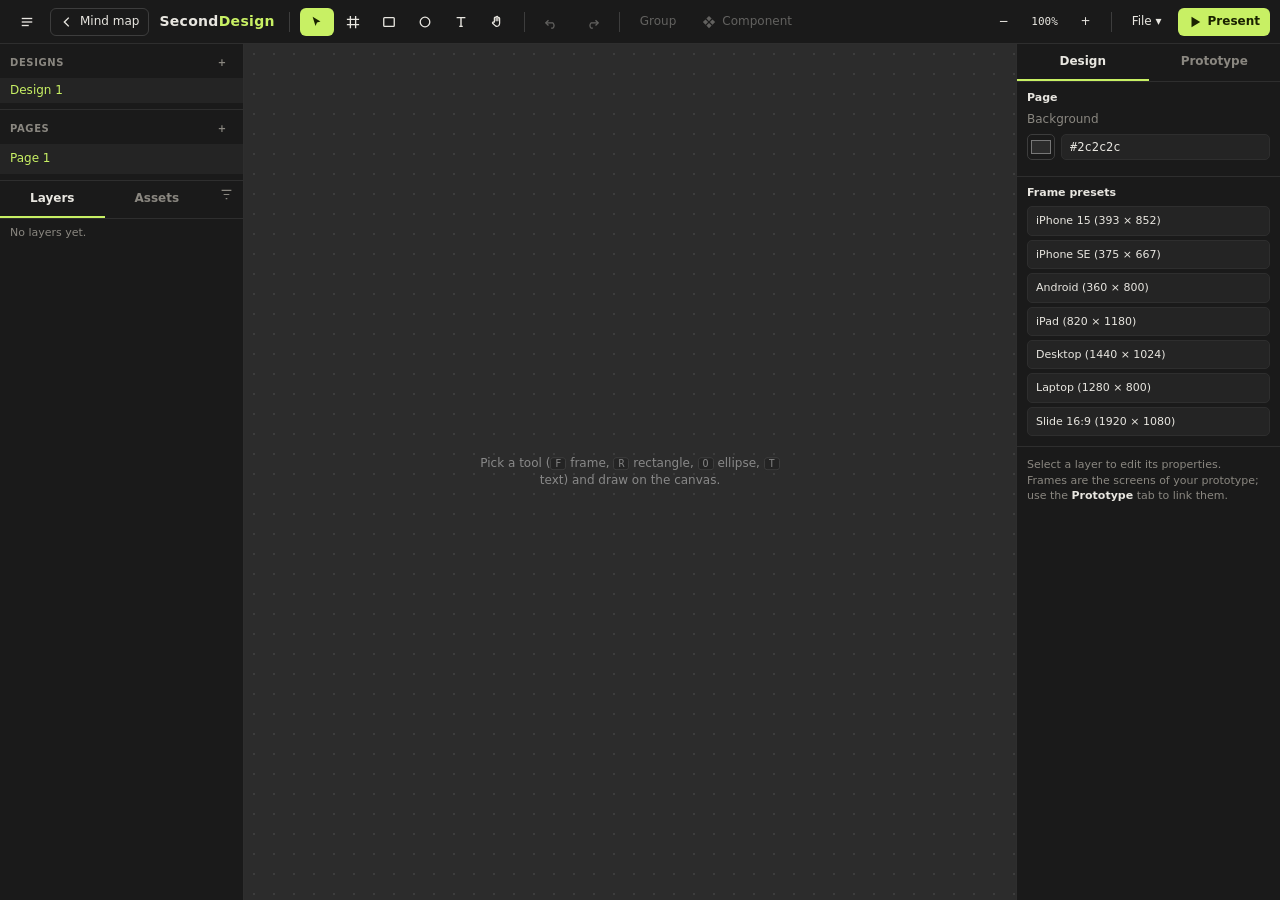
<file: ui/design.html>
<!DOCTYPE html>
<html lang="en">
<head>
<meta charset="UTF-8">
<meta name="viewport" content="width=device-width, initial-scale=1.0">
<title>SecondMap Design</title>
<link rel="stylesheet" href="design.css">
<link rel="stylesheet" href="shared-sidebar.css">
</head>
<body>

<div id="d-topbar">
  <button class="d-btn" id="d-btn-library" title="Mind maps & designs">
    <svg viewBox="0 0 16 16" fill="none" stroke="currentColor" stroke-width="1.5"><line x1="2" y1="4" x2="14" y2="4"/><line x1="2" y1="8" x2="14" y2="8"/><line x1="2" y1="12" x2="10" y2="12"/></svg>
  </button>
  <a class="d-btn d-back" id="d-back" href="index.html" title="Back to the mind map">
    <svg viewBox="0 0 16 16" fill="none" stroke="currentColor" stroke-width="1.6"><path d="M10 3L5 8l5 5"/></svg>
    Mind map
  </a>
  <div class="d-logo">Second<span>Design</span></div>
  <div class="d-sep"></div>
  <div id="d-tools">
    <button class="d-btn d-tool" data-tool="move" title="Move (V)">
      <svg viewBox="0 0 16 16" fill="currentColor"><path d="M3 2l9 5.5-4 1.2-1.7 3.8z"/></svg>
    </button>
    <button class="d-btn d-tool" data-tool="frame" title="Frame (F)">
      <svg viewBox="0 0 16 16" fill="none" stroke="currentColor" stroke-width="1.5"><path d="M5 1v14M11 1v14M1 5h14M1 11h14"/></svg>
    </button>
    <button class="d-btn d-tool" data-tool="rect" title="Rectangle (R)">
      <svg viewBox="0 0 16 16" fill="none" stroke="currentColor" stroke-width="1.5"><rect x="2" y="3" width="12" height="10" rx="1"/></svg>
    </button>
    <button class="d-btn d-tool" data-tool="ellipse" title="Ellipse (O)">
      <svg viewBox="0 0 16 16" fill="none" stroke="currentColor" stroke-width="1.5"><circle cx="8" cy="8" r="5.5"/></svg>
    </button>
    <button class="d-btn d-tool" data-tool="text" title="Text (T)">
      <svg viewBox="0 0 16 16" fill="none" stroke="currentColor" stroke-width="1.6"><path d="M3 3h10M8 3v10M6 13h4"/></svg>
    </button>
    <button class="d-btn d-tool" data-tool="hand" title="Hand (H / hold Space)">
      <svg viewBox="0 0 16 16" fill="none" stroke="currentColor" stroke-width="1.4"><path d="M5 8V3.5a1 1 0 0 1 2 0V7m0-3.5v-1a1 1 0 0 1 2 0V7m0-3a1 1 0 0 1 2 0v5a4 4 0 0 1-4 4H8a3 3 0 0 1-2.4-1.2L3 9.5a1 1 0 0 1 1.5-1.3L5 9"/></svg>
    </button>
  </div>
  <div class="d-sep"></div>
  <button class="d-btn" id="d-undo" title="Undo (Ctrl+Z)">
    <svg viewBox="0 0 16 16" fill="none" stroke="currentColor" stroke-width="1.5"><path d="M4 6L1 9l3 3"/><path d="M1 9h8a4 4 0 0 1 0 6H7"/></svg>
  </button>
  <button class="d-btn" id="d-redo" title="Redo (Ctrl+Y)">
    <svg viewBox="0 0 16 16" fill="none" stroke="currentColor" stroke-width="1.5"><path d="M12 6l3 3-3 3"/><path d="M15 9H7a4 4 0 0 0 0 6h2"/></svg>
  </button>
  <div class="d-sep"></div>
  <button class="d-btn" id="d-group" title="Group (Ctrl+G)">Group</button>
  <button class="d-btn" id="d-component" title="Create component (Ctrl+Alt+K)">
    <svg viewBox="0 0 16 16" fill="currentColor"><path d="M8 1l3 3-3 3-3-3zM8 9l3 3-3 3-3-3zM1 8l3-3 3 3-3 3zM9 8l3-3 3 3-3 3z"/></svg>
    Component
  </button>
  <div class="d-spacer"></div>
  <div class="d-zoom">
    <button class="d-btn" id="d-zoom-out" title="Zoom out (-)">−</button>
    <button class="d-btn" id="d-zoom-label" title="Zoom to fit (Shift+1)">100%</button>
    <button class="d-btn" id="d-zoom-in" title="Zoom in (+)">+</button>
  </div>
  <div class="d-sep"></div>
  <div class="d-menu" id="d-file-menu">
    <button class="d-btn" id="d-file-btn">File ▾</button>
    <div class="d-menu-list">
      <button id="d-export-json">Export design (.json)</button>
      <button id="d-import-json">Import design (.json)</button>
      <button id="d-export-png">Export selection as PNG</button>
      <button id="d-new-doc">New design</button>
    </div>
  </div>
  <button class="d-btn d-primary" id="d-present" title="Present prototype (Ctrl+Enter)">
    <svg viewBox="0 0 16 16" fill="currentColor"><path d="M4 2l10 6-10 6z"/></svg>
    Present
  </button>
</div>

<!-- SIDEBAR (Mind maps + Designs; shared with index.html, see js/library-sidebar.js) -->
<div id="sidebar-overlay"></div>
<div id="sidebar">
  <div id="sidebar-header">
    <h2>Library</h2>
    <button class="modal-close" id="sidebar-close-btn">×</button>
  </div>
  <div id="sidebar-tabs" data-default-tab="designs">
    <button data-tab="mindmaps">Mind maps</button>
    <button class="active" data-tab="designs">Designs</button>
  </div>
  <button id="sidebar-new-btn">
    <svg viewBox="0 0 16 16" fill="none" stroke="currentColor" stroke-width="2"><line x1="8" y1="2" x2="8" y2="14"/><line x1="2" y1="8" x2="14" y2="8"/></svg>
    <span id="sidebar-new-label">New design</span>
  </button>
  <div id="sidebar-list"></div>
  <div id="sidebar-footer">Stored locally</div>
</div>

<div id="d-main">
  <aside id="d-left">
    <div class="d-section" id="d-designs-section">
      <div class="d-section-head"><span>Designs</span><button class="d-icon-btn" id="d-add-design" title="New design">+</button></div>
      <div id="d-designs"></div>
    </div>
    <div class="d-section" id="d-pages-section">
      <div class="d-section-head"><span>Pages</span><button class="d-icon-btn" id="d-add-page" title="Add page">+</button></div>
      <div id="d-pages"></div>
    </div>
    <div class="d-tabs" id="d-left-tabs">
      <button class="active" data-tab="layers">Layers</button>
      <button data-tab="assets">Assets</button>
      <button class="d-icon-btn" id="d-layer-filter" title="Filter layers by type">
        <svg viewBox="0 0 16 16" fill="none" stroke="currentColor" stroke-width="1.5"><path d="M2 3h12M4.5 8h7M7 13h2"/></svg>
      </button>
    </div>
    <div id="d-layers" class="d-tab-body"></div>
    <div id="d-assets" class="d-tab-body" hidden></div>
  </aside>

  <div id="d-viewport">
    <div id="d-world"></div>
    <div id="d-overlay"></div>
    <div id="d-empty-hint">Pick a tool (<kbd>F</kbd> frame, <kbd>R</kbd> rectangle, <kbd>O</kbd> ellipse, <kbd>T</kbd> text) and draw on the canvas.</div>
  </div>

  <aside id="d-right">
    <div class="d-tabs" id="d-right-tabs">
      <button class="active" data-tab="design">Design</button>
      <button data-tab="prototype">Prototype</button>
    </div>
    <div id="d-props" class="d-tab-body"></div>
    <div id="d-proto" class="d-tab-body" hidden></div>
  </aside>
</div>

<div id="d-present-overlay" hidden>
  <div id="d-present-bar">
    <span id="d-present-title"></span>
    <span class="d-hint">Click linked objects to navigate · <kbd>Esc</kbd> to exit</span>
    <button class="d-btn" id="d-present-close">Close</button>
  </div>
  <div id="d-present-stage"></div>
</div>

<div id="d-toast"></div>
<input type="file" id="d-file-image" accept="image/*" multiple hidden>
<input type="file" id="d-file-json" accept=".json" hidden>

<!-- Classic scripts sharing one global scope: the load order matters (boot.js last). -->
<script src="design/design-db.js"></script>
<script src="design/static.js"></script>
<script src="design/model.js"></script>
<script src="design/render.js"></script>
<script src="design/actions.js"></script>
<script src="design/panels.js"></script>
<script src="design/tools.js"></script>
<script src="design/present.js"></script>
<script src="js/maps-lite.js"></script>
<script src="js/library-sidebar.js"></script>
<script src="design/boot.js"></script>
</body>
</html>
</file>
<file: ui/design.css>
:root {
  --bg: #0f0f0f; --surface: #1a1a1a; --surface2: #242424; --border: #2e2e2e; --border2: #3d3d3d;
  --text: #e8e6e0; --text2: #8a8780; --accent: #c8f064; --accent-ink: #1a2200; --danger: #f06464;
  --select: #3d9bff; --component: #b57bff;
  --font-ui: 'Syne', 'Segoe UI', system-ui, sans-serif; --font-mono: 'IBM Plex Mono', Consolas, monospace;
}
*, *::before, *::after { box-sizing: border-box; margin: 0; padding: 0; }
[hidden] { display: none !important; }
html, body { height: 100%; }
body { background: var(--bg); color: var(--text); font: 12px/1.4 var(--font-ui); display: flex; flex-direction: column; overflow: hidden; user-select: none; }
button, input, select, textarea { font: inherit; color: inherit; }
kbd { font-family: var(--font-mono); font-size: 10px; background: var(--surface2); border: 1px solid var(--border2); border-radius: 3px; padding: 0 4px; }

/* top bar */
#d-topbar { display: flex; align-items: center; gap: 6px; height: 44px; padding: 0 10px; background: var(--surface); border-bottom: 1px solid var(--border); flex-shrink: 0; }
.d-logo { font-weight: 700; font-size: 14px; letter-spacing: .3px; margin: 0 4px; }
.d-logo span { color: var(--accent); }
.d-sep { width: 1px; height: 20px; background: var(--border2); margin: 0 4px; }
.d-spacer { flex: 1; }
#d-tools { display: flex; gap: 2px; }
.d-btn { display: inline-flex; align-items: center; gap: 6px; height: 28px; min-width: 28px; padding: 0 9px; justify-content: center; background: transparent; border: 1px solid transparent; border-radius: 6px; cursor: pointer; color: var(--text); text-decoration: none; white-space: nowrap; }
.d-btn svg { width: 14px; height: 14px; flex-shrink: 0; }
.d-btn:hover:not(:disabled) { background: var(--surface2); border-color: var(--border2); }
.d-btn:disabled { opacity: .35; cursor: default; }
.d-btn.active { background: var(--accent); color: var(--accent-ink); }
.d-btn.d-primary { background: var(--accent); color: var(--accent-ink); font-weight: 600; }
.d-btn.d-primary:hover { background: #d6f783; }
.d-back { border-color: var(--border2); }
.d-zoom { display: flex; align-items: center; }
#d-zoom-label { min-width: 52px; font-family: var(--font-mono); font-size: 11px; }
.d-menu { position: relative; }
.d-menu-list { display: none; position: absolute; right: 0; top: 32px; min-width: 220px; background: var(--surface2); border: 1px solid var(--border2); border-radius: 8px; padding: 4px; z-index: 50; box-shadow: 0 8px 24px #0008; }
.d-menu.open .d-menu-list { display: block; }
.d-menu-list button { display: block; width: 100%; text-align: left; padding: 7px 10px; background: none; border: 0; border-radius: 5px; cursor: pointer; }
.d-menu-list button:hover { background: var(--border); }

/* layout */
#d-main { flex: 1; display: flex; min-height: 0; }
#d-left, #d-right { width: 244px; flex-shrink: 0; background: var(--surface); display: flex; flex-direction: column; min-height: 0; }
#d-left { border-right: 1px solid var(--border); }
#d-right { border-left: 1px solid var(--border); width: 264px; }
.d-tabs { display: flex; border-bottom: 1px solid var(--border); flex-shrink: 0; position: relative; }
.d-tabs button { flex: 1; padding: 9px 0; background: none; border: 0; border-bottom: 2px solid transparent; color: var(--text2); cursor: pointer; font-weight: 600; }
.d-tabs button.active { color: var(--text); border-bottom-color: var(--accent); }
.d-tabs .d-icon-btn { flex: 0 0 auto; margin: 4px 6px; border-radius: 5px; }
.d-tabs .d-icon-btn.on { color: var(--accent); background: var(--surface2); }
.d-tabs .d-icon-btn svg { width: 13px; height: 13px; }
.d-filter-menu { position: absolute; top: 100%; right: 6px; z-index: 20; background: var(--surface2); border: 1px solid var(--border2); border-radius: 8px; padding: 6px; min-width: 140px; box-shadow: 0 8px 24px #0008; }
.d-filter-row { display: flex; align-items: center; gap: 6px; padding: 5px 6px; border-radius: 5px; cursor: pointer; text-transform: capitalize; }
.d-filter-row:hover { background: var(--border); }
.d-layer.filtered { cursor: default; }

.d-ctx-menu { position: fixed; z-index: 300; background: var(--surface2); border: 1px solid var(--border2); border-radius: 8px; padding: 4px; min-width: 170px; box-shadow: 0 10px 30px #000a; }
.d-ctx-menu button { display: block; width: 100%; text-align: left; padding: 7px 10px; background: none; border: 0; border-radius: 5px; cursor: pointer; font-size: 12px; color: var(--text); }
.d-ctx-menu button:hover:not(:disabled) { background: var(--border); }
.d-ctx-menu button:disabled { color: var(--text2); cursor: default; opacity: .5; }
.d-ctx-sep { height: 1px; background: var(--border); margin: 4px 2px; }
.d-tab-body { flex: 1; overflow-y: auto; min-height: 0; }
.d-section { border-bottom: 1px solid var(--border); flex-shrink: 0; max-height: 170px; display: flex; flex-direction: column; }
#d-designs-section, #d-pages-section { max-height: 120px; }
.d-section-head { display: flex; align-items: center; justify-content: space-between; padding: 8px 10px 4px; color: var(--text2); font-weight: 700; text-transform: uppercase; font-size: 10px; letter-spacing: .6px; }
#d-pages { overflow-y: auto; padding-bottom: 6px; }
#d-designs { overflow-y: auto; padding-bottom: 6px; }
.d-page { display: flex; align-items: center; justify-content: space-between; padding: 4px 10px; cursor: pointer; }
.d-page:hover { background: var(--surface2); }
.d-page.active { background: var(--surface2); color: var(--accent); }
.d-page .d-icon-btn { opacity: 0; }
.d-page:hover .d-icon-btn { opacity: 1; }
.d-icon-btn { background: none; border: 1px solid transparent; border-radius: 4px; width: 22px; height: 22px; cursor: pointer; color: var(--text2); display: inline-flex; align-items: center; justify-content: center; }
.d-icon-btn:hover { background: var(--border); color: var(--text); }
.d-icon-btn svg { width: 13px; height: 13px; }
.d-empty, .d-note { color: var(--text2); padding: 6px 10px; font-size: 11px; }
.d-note.pad { padding: 10px; }
.d-note b { color: var(--text); }
.d-rename { width: 100%; background: var(--bg); border: 1px solid var(--accent); border-radius: 3px; padding: 1px 4px; outline: none; }

/* layers */
.d-layer { display: flex; align-items: center; gap: 4px; height: 26px; padding-right: 6px; cursor: default; border-top: 2px solid transparent; border-bottom: 2px solid transparent; }
.d-layer:hover { background: var(--surface2); }
.d-layer.sel { background: #3d9bff30; }
.d-layer.comp .d-licon, .d-layer.comp .d-lname { color: var(--component); }
.d-layer.hidden { opacity: .45; }
.d-layer.drop-above { border-top-color: var(--accent); }
.d-layer.drop-below { border-bottom-color: var(--accent); }
.d-layer.drop-inside { outline: 1px solid var(--accent); outline-offset: -1px; }
.d-caret { width: 12px; text-align: center; color: var(--text2); cursor: pointer; font-size: 10px; }
.d-licon { width: 16px; text-align: center; color: var(--text2); font-size: 11px; }
.d-lname { flex: 1; overflow: hidden; text-overflow: ellipsis; white-space: nowrap; }
.d-lbtn { background: none; border: 0; width: 18px; color: var(--text2); cursor: pointer; font-size: 10px; opacity: 0; }
.d-lbtn.on, .d-layer:hover .d-lbtn { opacity: 1; }

/* assets */
.d-asset-grid { display: grid; grid-template-columns: repeat(3, 1fr); gap: 6px; padding: 4px 10px 10px; }
.d-asset-grid .d-empty { grid-column: 1 / -1; padding: 2px 0; }
.d-asset { position: relative; display: flex; flex-direction: column; align-items: center; gap: 2px; padding: 5px 2px; border: 1px solid var(--border); border-radius: 6px; cursor: grab; background: var(--surface2); min-width: 0; }
.d-asset:hover { border-color: var(--accent); }
.d-asset > img { width: 44px; height: 44px; object-fit: contain; background: #fff; border-radius: 4px; padding: 2px; }
.d-asset > .thumb { background: #ffffff10; border-radius: 4px; }
.d-asset > span { font-size: 10px; max-width: 100%; overflow: hidden; text-overflow: ellipsis; white-space: nowrap; color: var(--text2); }
.d-asset-del { position: absolute; top: 1px; right: 1px; width: 16px; height: 16px; border: 0; border-radius: 50%; background: #000a; color: #fff; cursor: pointer; font-size: 11px; line-height: 1; display: none; }
.d-asset:hover .d-asset-del { display: block; }

/* canvas */
#d-viewport { flex: 1; position: relative; overflow: hidden; background-color: #2c2c2c; background-image: radial-gradient(circle, #ffffff14 1px, transparent 1px); touch-action: none; cursor: default; }
#d-viewport[data-tool="frame"], #d-viewport[data-tool="rect"], #d-viewport[data-tool="ellipse"] { cursor: crosshair; }
#d-viewport[data-tool="text"] { cursor: text; }
#d-viewport[data-tool="hand"], #d-viewport.space { cursor: grab; }
#d-viewport.panning { cursor: grabbing !important; }
#d-world { position: absolute; left: 0; top: 0; width: 0; height: 0; transform-origin: 0 0; }
.dn.missing { display: flex; align-items: center; justify-content: center; border: 1px dashed var(--danger); color: var(--danger); font-size: 11px; overflow: hidden; }
.dn.editing { outline: 1px solid var(--select) !important; outline-offset: 2px !important; cursor: text; user-select: text; min-width: 4px; }
#d-empty-hint { position: absolute; left: 50%; top: 50%; transform: translate(-50%, -50%); color: #ffffff70; pointer-events: none; text-align: center; max-width: 320px; }

#d-overlay { position: absolute; inset: 0; pointer-events: none; overflow: hidden; }
.ov { position: absolute; pointer-events: none; }
.ov.hover { outline: 1px solid var(--select); }
.ov.sel { outline: 1.5px solid var(--select); }
.ov.sel.comp { outline-color: var(--component); }
.ov.sel-multi { outline: 1px dashed var(--select); }
.ov.drop { outline: 2px solid var(--accent); background: #c8f06418; }
.ov.marquee { background: #3d9bff22; border: 1px solid var(--select); }
.ov-label { position: absolute; font-size: 11px; color: #ffffffa0; white-space: nowrap; overflow: hidden; text-overflow: ellipsis; pointer-events: auto; cursor: default; padding: 1px 2px; }
.ov-label:hover, .ov-label.sel { color: #fff; }
.ov-label.sel { color: var(--select); }
.ov-label.comp, .ov-label.comp.sel { color: var(--component); }
.ov-label.comp:hover { color: #d4b3ff; }
.ov-links { position: absolute; left: 0; top: 0; width: 100%; height: 100%; overflow: visible; pointer-events: none; }
.ov-link-line { fill: none; stroke: var(--select); stroke-width: 1.8; }
.ov-link-dot { fill: var(--select); stroke: #fff; stroke-width: 1.5; }
.ov-link-head { fill: var(--select); }
.ov.link-target { outline: 1.5px dashed var(--select); outline-offset: 2px; }
.ov-badge { position: absolute; transform: translate(0, -50%); background: var(--select); color: #fff; font-size: 10px; padding: 1px 6px; border-radius: 9px; white-space: nowrap; pointer-events: none; }
.ov-handle { position: absolute; width: 9px; height: 9px; margin: -4.5px 0 0 -4.5px; background: #fff; border: 1.5px solid var(--select); border-radius: 2px; pointer-events: auto; }
.h-nw, .h-se { cursor: nwse-resize; } .h-ne, .h-sw { cursor: nesw-resize; } .h-n, .h-s { cursor: ns-resize; } .h-e, .h-w { cursor: ew-resize; }
.ov-size { position: absolute; transform: translateX(-50%); background: var(--select); color: #fff; font: 10px var(--font-mono); padding: 1px 5px; border-radius: 3px; white-space: nowrap; }

/* properties */
.d-prop-sec { padding: 8px 10px 10px; border-bottom: 1px solid var(--border); }
.d-prop-sec .d-note { padding: 2px 0 6px; }
.d-prop-head { display: flex; align-items: center; justify-content: space-between; margin-bottom: 6px; font-weight: 700; font-size: 11px; }
.d-align { display: flex; justify-content: space-between; padding: 6px 10px; }
.f-grid { display: grid; grid-template-columns: 1fr 1fr; gap: 6px; margin-bottom: 6px; }
.f { display: flex; align-items: center; gap: 4px; background: var(--surface2); border: 1px solid var(--border); border-radius: 5px; padding: 0 6px; height: 26px; min-width: 0; }
.f:focus-within { border-color: var(--accent); }
.f > span { color: var(--text2); font-size: 10px; flex-shrink: 0; min-width: 12px; }
.f input, .f select { flex: 1; min-width: 0; background: transparent; border: 0; outline: none; height: 100%; }
.f select option, .f-line select option { background: var(--surface2); }
.f-line { display: flex; align-items: center; gap: 8px; margin-bottom: 6px; color: var(--text2); }
.f-line > span { width: 54px; flex-shrink: 0; }
.f-line select { flex: 1; min-width: 0; background: var(--surface2); border: 1px solid var(--border); border-radius: 5px; height: 26px; padding: 0 4px; outline: none; }
.f-line .f-name { flex: 1; min-width: 0; background: var(--surface2); border: 1px solid var(--border); border-radius: 5px; height: 26px; padding: 0 8px; outline: none; }
.f-line .f-name:focus { border-color: var(--accent); }
.f-check { display: flex; align-items: center; gap: 6px; color: var(--text2); margin-top: 2px; }
.f-color { display: flex; align-items: center; gap: 6px; margin-bottom: 6px; }
.f-color input[type=color] { width: 28px; height: 26px; border: 1px solid var(--border2); border-radius: 5px; background: none; padding: 1px; cursor: pointer; }
.f-color .hex { flex: 1; min-width: 0; height: 26px; background: var(--surface2); border: 1px solid var(--border); border-radius: 5px; padding: 0 8px; font-family: var(--font-mono); outline: none; }
.f-color .hex:focus { border-color: var(--accent); }
textarea[data-k] { width: 100%; background: var(--surface2); border: 1px solid var(--border); border-radius: 5px; padding: 6px; resize: vertical; outline: none; margin-bottom: 6px; user-select: text; }
textarea[data-k]:focus { border-color: var(--accent); }
input[type=number], input[type=text] { user-select: text; }
.d-seg { display: flex; gap: 4px; margin-bottom: 6px; }
.d-seg button, .d-wide, .d-presets button { flex: 1; background: var(--surface2); border: 1px solid var(--border); border-radius: 5px; padding: 5px 4px; cursor: pointer; font-size: 11px; }
.d-seg button:hover, .d-wide:hover, .d-presets button:hover { border-color: var(--accent); }
.d-seg button.on { background: var(--accent); color: var(--accent-ink); border-color: var(--accent); }
.d-wide { width: 100%; margin-top: 4px; }
.d-presets { display: flex; flex-direction: column; gap: 4px; }
.d-presets button { text-align: left; padding: 6px 8px; }
.d-subhead { font-size: 10px; text-transform: uppercase; letter-spacing: .5px; color: var(--text2); margin: 8px 0 4px; }
.d-ov { display: flex; align-items: center; gap: 6px; margin-bottom: 4px; }
.d-ov > span { width: 70px; overflow: hidden; text-overflow: ellipsis; white-space: nowrap; color: var(--text2); flex-shrink: 0; }
.d-ov input[type=text] { flex: 1; min-width: 0; height: 24px; background: var(--surface2); border: 1px solid var(--border); border-radius: 4px; padding: 0 6px; outline: none; }
.d-ov input[type=color] { width: 26px; height: 24px; border: 1px solid var(--border2); border-radius: 4px; background: none; padding: 1px; cursor: pointer; }
.d-flow { padding: 4px 0; cursor: pointer; color: var(--text); }
.d-flow:hover { color: var(--accent); }
.d-flow span { color: var(--text2); }

/* prototype playback */
#d-present-overlay { position: fixed; inset: 0; z-index: 100; background: #101010; display: flex; flex-direction: column; }
#d-present-bar { display: flex; align-items: center; gap: 14px; height: 40px; padding: 0 12px; background: var(--surface); border-bottom: 1px solid var(--border); }
#d-present-title { font-weight: 700; flex: 1; }
.d-hint { color: var(--text2); }
#d-present-stage { flex: 1; display: flex; align-items: center; justify-content: center; overflow: hidden; user-select: none; }
.d-present-frame { position: relative; box-shadow: 0 10px 40px #000a; }
.d-present-frame.fade-in { animation: d-fade-in .25s ease-out; }
@keyframes d-fade-in { from { opacity: 0; } to { opacity: 1; } }

#d-toast { position: fixed; bottom: 24px; left: 50%; transform: translateX(-50%) translateY(20px); background: var(--surface2); border: 1px solid var(--border2); padding: 8px 16px; border-radius: 8px; opacity: 0; pointer-events: none; transition: .2s; z-index: 200; }
#d-toast.show { opacity: 1; transform: translateX(-50%); }
#d-toast.ok { border-color: var(--accent); }
#d-toast.err { border-color: var(--danger); }

::-webkit-scrollbar { width: 8px; height: 8px; }
::-webkit-scrollbar-thumb { background: var(--border2); border-radius: 4px; }
</file>
<file: ui/shared-sidebar.css>
/* Library sidebar (Mindmaps / Designs): shared by index.html and design.html so the same
   overlay, list and item styling look identical from both platforms. Relies on the --bg/--surface/
   --border/--text/--accent custom properties, which both index.css and design.css define. */

#sidebar-overlay {
  position: fixed; inset: 0;
  background: rgba(0,0,0,0.5);
  z-index: 150;
  opacity: 0;
  pointer-events: none;
  transition: opacity 0.25s;
}
#sidebar-overlay.open { opacity: 1; pointer-events: all; }

#sidebar {
  position: fixed;
  top: 0; left: 0;
  width: 300px;
  height: 100vh;
  background: var(--surface);
  border-right: 1px solid var(--border2);
  z-index: 160;
  transform: translateX(-100%);
  transition: transform 0.3s cubic-bezier(0.4, 0, 0.2, 1);
  display: flex;
  flex-direction: column;
}
#sidebar.open { transform: translateX(0); }

#sidebar-header {
  display: flex; align-items: center; justify-content: space-between;
  padding: 16px 20px;
  border-bottom: 1px solid var(--border);
  flex-shrink: 0;
}
#sidebar-header h2 {
  font-size: 15px; font-weight: 700; color: var(--accent);
  letter-spacing: -0.3px;
}
#sidebar-header .modal-close {
  width: 28px; height: 28px;
  display: flex; align-items: center; justify-content: center;
  background: transparent; border: none; border-radius: 6px;
  cursor: pointer; color: var(--text2); font-size: 18px;
  transition: all 0.1s;
}
#sidebar-header .modal-close:hover { background: var(--surface2); color: var(--text); }

/* Mindmaps / Designs tab switcher at the top of the sidebar */
#sidebar-tabs {
  display: flex;
  border-bottom: 1px solid var(--border);
  flex-shrink: 0;
}
#sidebar-tabs button {
  flex: 1;
  padding: 10px 0;
  background: none;
  border: 0;
  border-bottom: 2px solid transparent;
  color: var(--text2);
  cursor: pointer;
  font-family: var(--font-ui);
  font-size: 12px;
  font-weight: 700;
}
#sidebar-tabs button.active { color: var(--text); border-bottom-color: var(--accent); }

#sidebar-new-btn {
  display: flex; align-items: center; gap: 6px;
  margin: 12px 16px;
  padding: 10px 14px;
  background: var(--surface2);
  border: 1px dashed var(--border2);
  border-radius: 8px;
  color: var(--text2);
  font-family: var(--font-ui);
  font-size: 13px;
  cursor: pointer;
  transition: all 0.15s;
}
#sidebar-new-btn:hover { border-color: var(--accent); color: var(--accent); background: color-mix(in srgb, var(--accent) 5%, transparent); }
#sidebar-new-btn svg { width: 14px; height: 14px; }

#sidebar-list, #sidebar-designs {
  flex: 1;
  overflow-y: auto;
  padding: 4px 0;
}

.sidebar-item {
  display: flex; align-items: center;
  padding: 12px 20px;
  cursor: pointer;
  transition: all 0.12s;
  border-left: 3px solid transparent;
  gap: 12px;
}
.sidebar-item:hover { background: var(--surface2); }
.sidebar-item.active { background: color-mix(in srgb, var(--accent) 6%, transparent); border-left-color: var(--accent); }

.sidebar-item-info { flex: 1; min-width: 0; }
.sidebar-item-name {
  font-size: 13px; font-weight: 600; color: var(--text);
  white-space: nowrap; overflow: hidden; text-overflow: ellipsis;
}
.sidebar-item.active .sidebar-item-name { color: var(--accent); }
.sidebar-item-meta {
  font-size: 11px; color: var(--text2); font-family: var(--font-mono);
  margin-top: 3px;
}

.sidebar-item-actions {
  display: flex; gap: 2px;
  opacity: 0;
  transition: opacity 0.12s;
}
.sidebar-item:hover .sidebar-item-actions { opacity: 1; }

.sidebar-action-btn {
  width: 26px; height: 26px;
  display: flex; align-items: center; justify-content: center;
  background: transparent; border: none; border-radius: 4px;
  cursor: pointer; color: var(--text2); transition: all 0.1s;
}
.sidebar-action-btn:hover { background: var(--surface); color: var(--text); }
.sidebar-action-btn.del:hover { color: var(--danger); }
.sidebar-action-btn svg { width: 12px; height: 12px; }

/* FOLDERS (mindmaps only) */
.sidebar-folder {
  border-left: 3px solid transparent;
  transition: all 0.12s;
}

.sidebar-folder-header {
  display: flex; align-items: center;
  gap: 8px;
  padding: 10px 12px;
  cursor: pointer;
  transition: all 0.12s;
  border-radius: 6px;
}
.sidebar-folder-header:hover { background: var(--surface2); }
.sidebar-folder-header.drag-over { background: var(--surface2); border-left: 3px solid var(--accent); }

.folder-toggle {
  width: 16px;
  display: flex; align-items: center; justify-content: center;
  font-size: 10px;
  color: var(--text2);
}

.folder-icon {
  width: 14px; height: 14px;
  flex-shrink: 0;
  color: var(--text2);
}

.folder-name {
  flex: 1;
  font-size: 13px;
  font-weight: 600;
  color: var(--text);
  white-space: nowrap;
  overflow: hidden;
  text-overflow: ellipsis;
}

.folder-actions {
  display: flex; gap: 2px;
  opacity: 0;
  transition: opacity 0.12s;
}
.sidebar-folder-header:hover .folder-actions { opacity: 1; }

.folder-action-btn {
  width: 22px; height: 22px;
  display: flex; align-items: center; justify-content: center;
  background: transparent; border: none; border-radius: 4px;
  cursor: pointer; color: var(--text2); transition: all 0.1s;
}
.folder-action-btn:hover { background: var(--surface); color: var(--text); }
.folder-action-btn.del:hover { color: var(--danger); }
.folder-action-btn svg { width: 12px; height: 12px; }

/* SIDEBAR NEW MENU */
.sidebar-new-menu {
  display: flex;
  flex-direction: column;
  gap: 4px;
  padding: 8px 12px;
  background: var(--surface2);
  border: 1px solid var(--border2);
  border-radius: 8px;
  margin: 0 12px;
}

.sidebar-new-item {
  display: flex; align-items: center; gap: 8px;
  padding: 8px 12px;
  background: transparent;
  border: none;
  border-radius: 6px;
  color: var(--text2);
  font-family: var(--font-ui);
  font-size: 12px;
  cursor: pointer;
  transition: all 0.1s;
}
.sidebar-new-item:hover { background: var(--surface); color: var(--text); }
.sidebar-new-item svg { width: 12px; height: 12px; }

/* SIDEBAR ITEM IN FOLDER */
.sidebar-item-in-folder {
  border-left: 3px solid transparent !important;
}

.sidebar-item.dragging { opacity: 0.5; }

#sidebar-footer {
  padding: 12px 20px;
  border-top: 1px solid var(--border);
  font-size: 11px;
  color: var(--text2);
  font-family: var(--font-mono);
  flex-shrink: 0;
}
</file>
